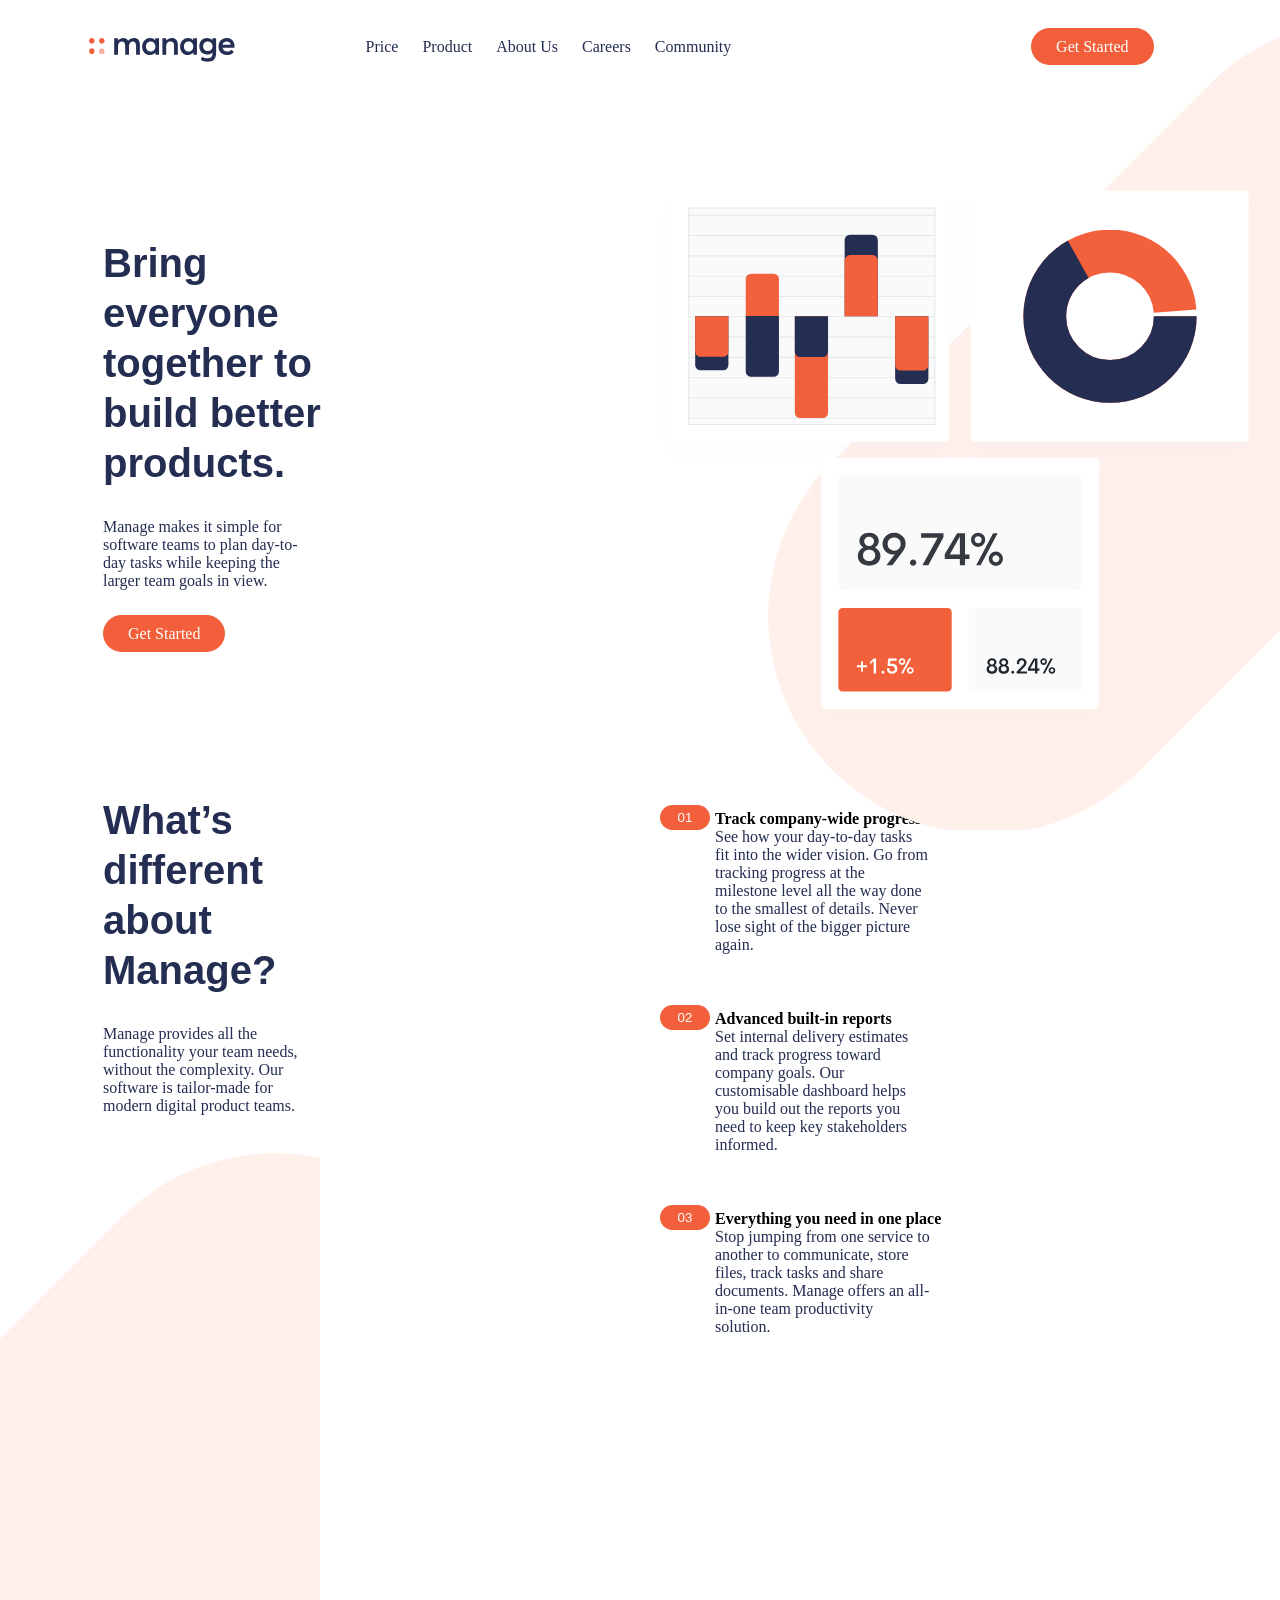
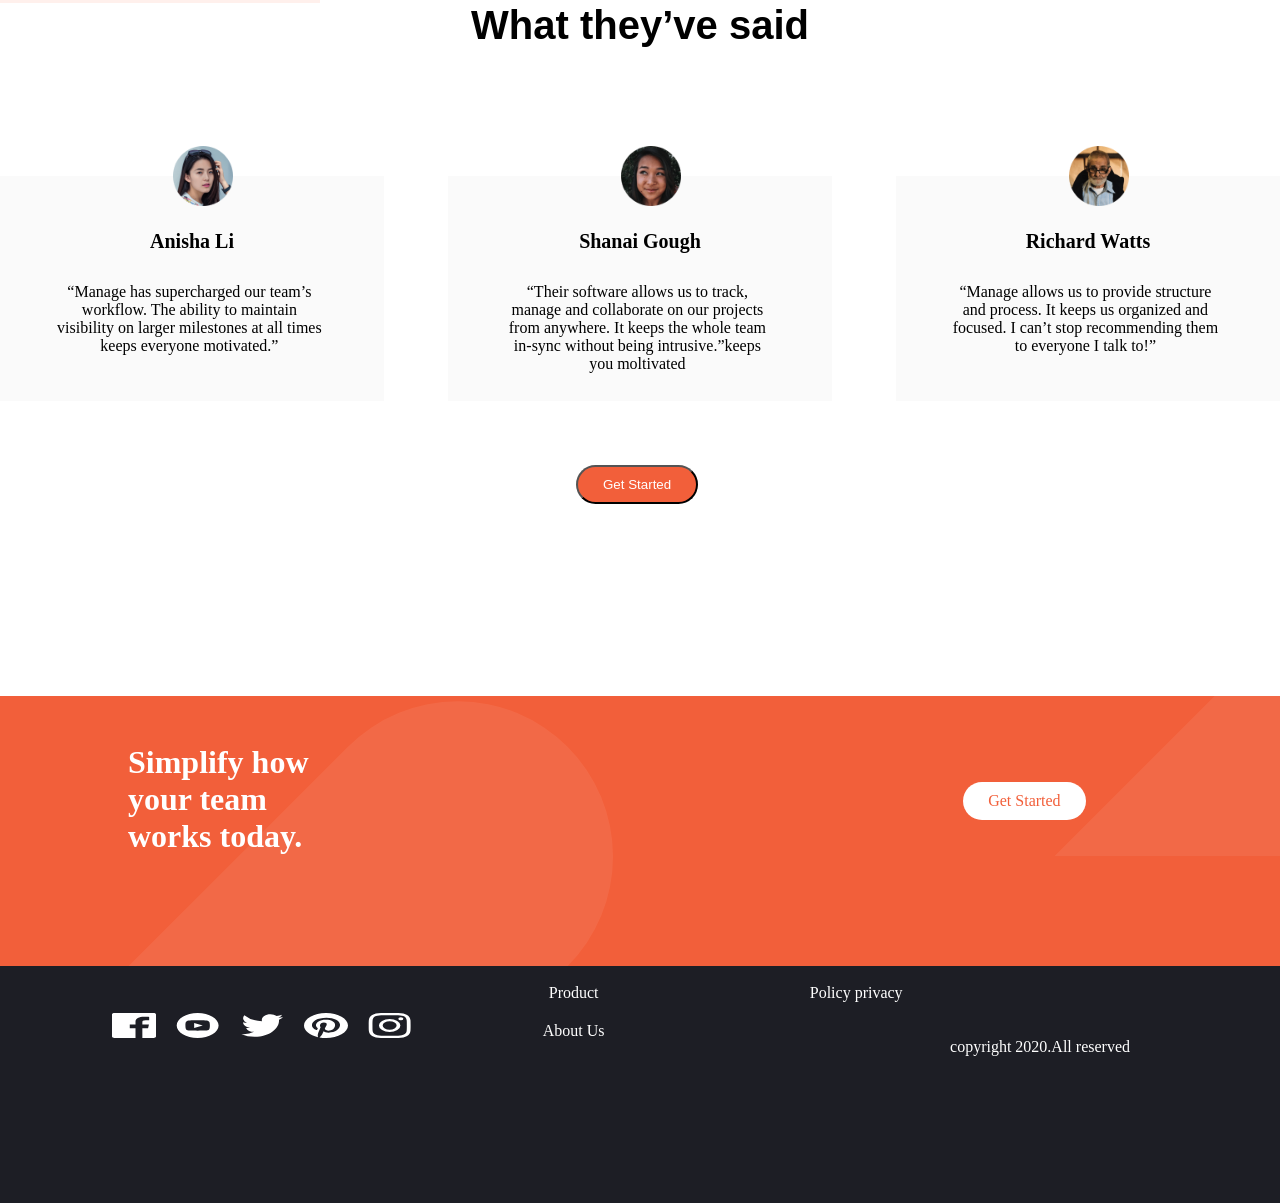
<file: index.html>
<!DOCTYPE html>
<html lang="en">
<head>
  <meta charset="UTF-8">
  <meta name="viewport" content="width=device-width, initial-scale=1.0">
  <link rel="stylesheet" href="style.css">
  <title>Manage-landing-page</title>
  <base href="manage-landing-page-master/images/">
</head>
<body>
  <header>
    <div>
      <img src="logo.svg">
    </div>
    <div class="a">
      <a href="#"> Price</a>
      <a href="#"> Product</a>
      <a href="#">About Us</a>
      <a href="#"> Careers</a>
      <a href="#"> Community</a>
    </div>
    <div class="b">
      <a href="#" class="headerA" style="cursor: pointer">Get Started</a>
    </div>
  </header>
  <img src="icon-hamburger.svg" id="hamburger">
  <div id="mobile">
	<div>
		<a href="#"> Price</a>
		<a href="#"> Product</a>
		<a href="#">About Us</a>
		<a href="#"> Careers</a>
		<a href="#"> Community</a>
	</div>
  </div>
  <div class="bg-tablet-pattern"></div>
  <div id="container">
    <div class="container">
      <div>
        <h1> Bring everyone together to build better products.</h1>
        <p>Manage makes it simple for software teams to plan day-to-day 
          tasks while keeping the larger team goals in view.</p>
        <a href="#" class="headerA">Get Started</a>
      </div>
    </div>
    <div class="content"></div>
  </div>
  <main>
    <div id="sub-container">
      <div>
        <h1>What’s different about Manage?</h1>
        <p> Manage provides all the functionality your team needs,  without 
          the complexity. Our software is tailor-made for modern digital 
          product teams. </p>
      </div>
      <div></div>
    </div>
    <div class="sub-container">
      <div>
        <button> 01</button>
        <div id="track">
          <h4> Track company-wide progress</h4>
          <p>See how your day-to-day tasks fit into the wider vision. Go from 
            tracking progress at the milestone level all the way done to the 
            smallest of details. Never lose sight of the bigger picture again.</p>
          </div>
      </div>
      <div>
        <button>02</button>
        <div id="track">
          <h4>Advanced built-in reports</h4> 
          <p> Set internal delivery estimates and track progress toward company 
            goals. Our customisable dashboard helps you build out the reports 
            you need to keep key stakeholders informed.</p>
        </div>
      </div>
      <div>
        <button>03</button>
        <div id="track">
          <h4>Everything you need in one place</h4>
          <p>  Stop jumping from one service to another to communicate, store files, 
            track tasks and share documents. Manage offers an all-in-one team 
            productivity solution.</p>
        </div>
      </div>
    </div>
  </main>
  <div class="second-img"></div>
  <h3>What they’ve said</h3>
  <div id="wrapper">
    <div>
      <img src="avatar-anisha.png">
      <section> Anisha Li</section>
      <p> “Manage has supercharged our team’s workflow. The ability to  maintain 
        visibility on larger milestones at all times keeps everyone motivated.”</p>
    </div>
    <div>
      <img src="avatar-ali.png">
      <section>Shanai Gough</section>
      <p>“Their software allows us to track, manage and collaborate on our projects 
        from anywhere. It keeps the whole team in-sync without being intrusive.”keeps you moltivated</p>
    </div>
    <div>
      <img src="avatar-richard.png">
      <section> Richard Watts</section>
      <p>“Manage allows us to provide structure and process. It keeps us organized 
        and focused. I can’t stop recommending them to everyone I talk to!”
      </p>
    </div>
  </div>
  <button class="headerr">Get Started</button>
  <div class="wrapper">
    <div class="wrappertext">
      <h1>Simplify how your team works today.</h1>
    </div>
    <div class= "wrapperimage">
      <a href="#" class="headerl">Get Started</a>
    </div>
  </div>
  <footer>
    <div id="footer">
      <div class="footer1">
        <div>
          <img src="logo1.svg" width="250px" >
        </div>
        <div class="icon">
          <img src="icon-facebook.svg">
          <img src="icon-youtube.svg">
          <img src="icon-twitter.svg">
          <img src="icon-pinterest.svg">
          <img src="icon-instagram.svg">
        </div>
      </div>

      <div id="footer2">
        <a href=""> Home</a>
        <a href=""> Price</a>
        <a href=""> Product</a>
        <a href="">About Us</a>
      </div>
      <div id="footer2">
        <a href=""> Career</a>
        <a href=""> Community</a>
        <a href=""> Policy privacy</a>
      </div>
      <div class="footer3">
        <input type="text" placeholder="Updates in your box">
        <button>Go</button>
      </div>
    </div>
    <p>copyright 2020.All reserved</p>
  </footer>
  <script>
	const hamburger = document.getElementById("hamburger");
	const container = document.getElementById("mobile");
	hamburger.onclick = function() {
		if(container.style.display === "none"){
			container.style.display = "block";
			hamburger.src = "icon-close.svg";
		}else{
			container.style.display = "none";
			hamburger.src = "icon-hamburger.svg";
		}
	};
  </script>
</body>
</html>
</file>
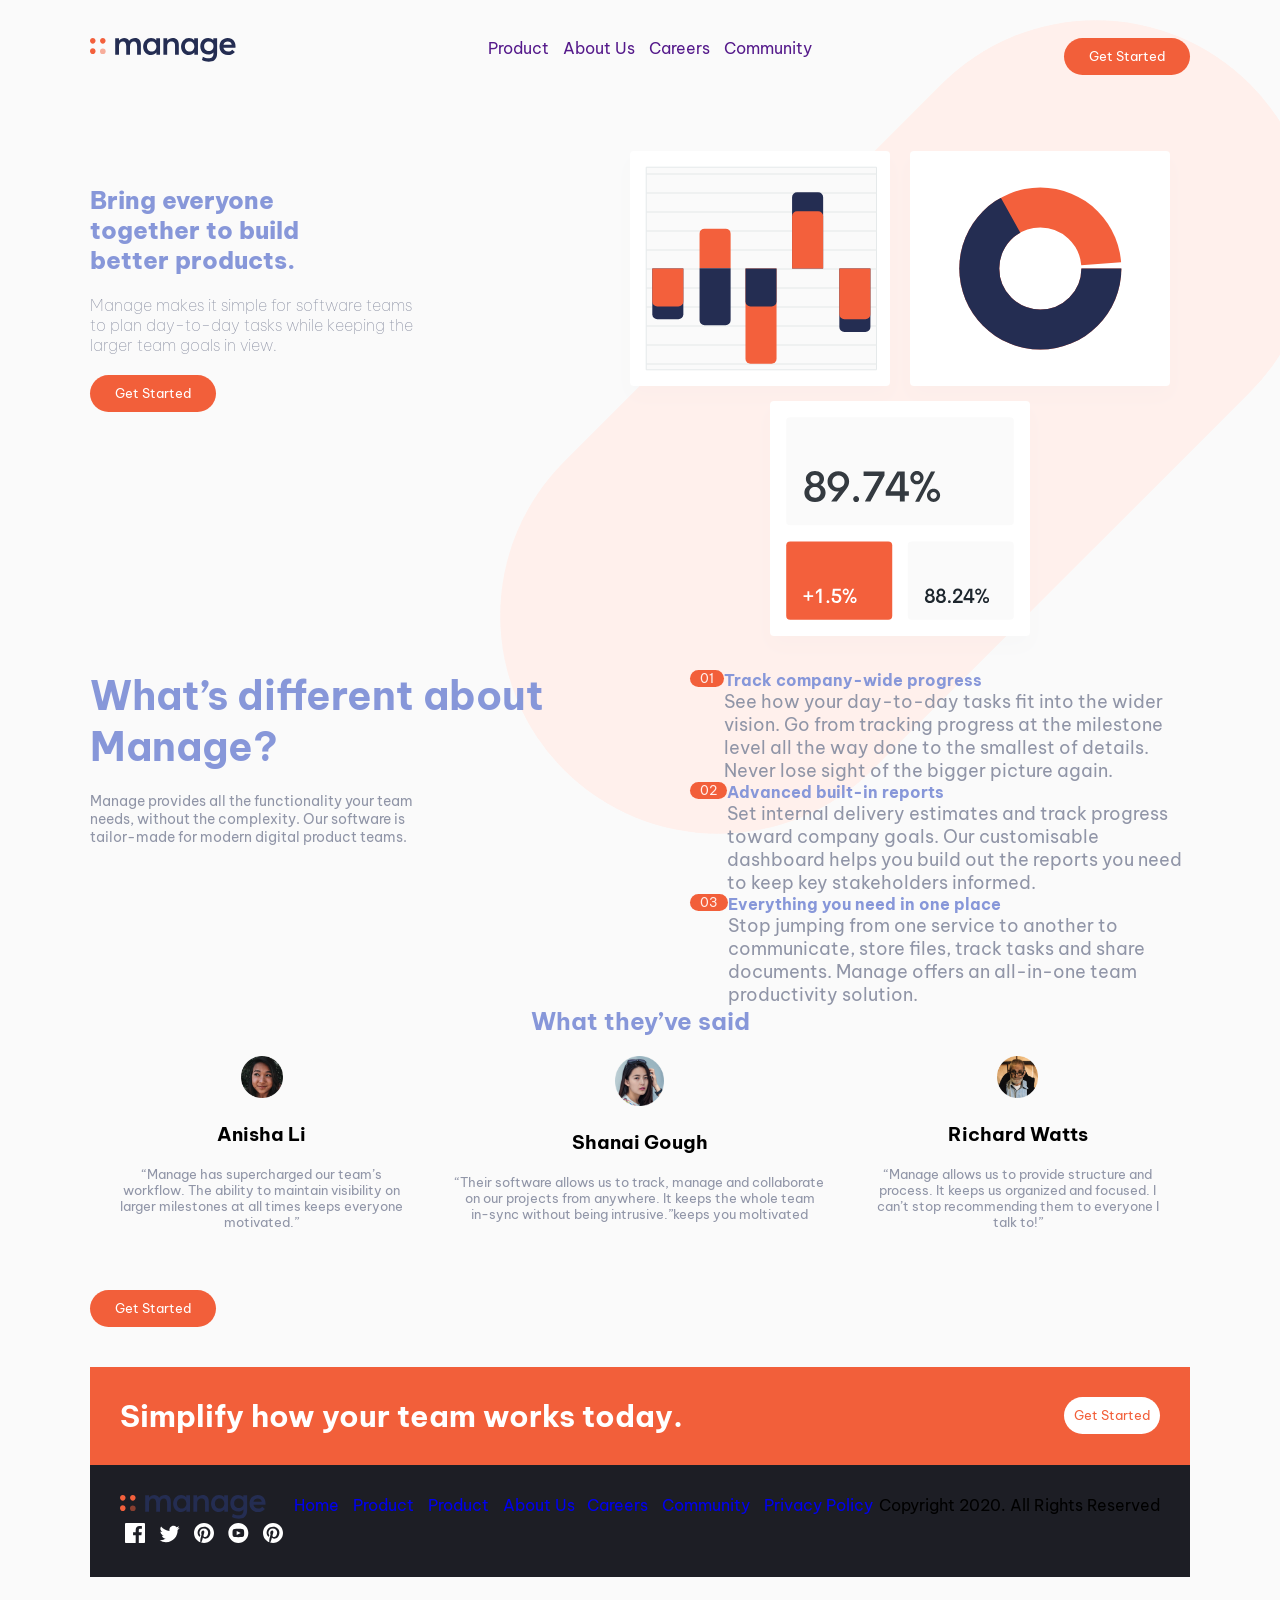
<file: manage-landing-page-master/index.html>
<!DOCTYPE html>
<html lang="en">
<head>
  <meta charset="UTF-8">
  <meta name="viewport" content="width=device-width, initial-scale=1.0"> <!-- displays site properly based on user's device -->

  <link rel="icon" type="image/png" sizes="32x32" href="./images/favicon-32x32.png">
  <link rel="stylesheet" href="style.css"/>
  <title>Frontend Mentor | Manage landing page</title>

  <!-- Feel free to remove these styles or customise in your own stylesheet 👍 -->
  <style>
    .attribution { font-size: 11px; text-align: center; }
    .attribution a { color: hsl(228, 45%, 44%); }
  </style>
</head>
<body>

  <section class="manage">
    <header>
      <div class="flex">
          <img src="images/logo.svg">
        <nav>
          <ul>
            <a href=""> Product</a>
            <a href="">About Us</a>
            <a href=""> Careers</a>
            <a href=""> Community</a>
           
          </ul>
        </nav>
        <button class="button">Get Started</button>
      </div>

      <div class="flex Bring">
        <div class="collaborate">
          <h1> Bring everyone together to build better products.</h1>
          <p>
            Manage makes it simple for software teams to plan day-to-day 
            tasks while keeping the larger team goals in view.
          </p>
          <button class="button"> Get Started</button>
        </div>
        <div class="intro">
          <img src="images/illustration-intro.svg" id="imgs">
        </div>
      </div>
    
      

    </header> 

    <main class="About" >
      <div class="flex"  id="funtional">
        <div class="Our-software">
          <h1>What’s different about Manage?</h1>
          <p> Manage provides all the functionality your team needs, without 
            the complexity. Our software is tailor-made for modern digital 
            product teams. </p>
        </div>

        <div class="Track">
          <div class="flex">
            <button> 01</button>
          <div id="company">
            <h4> Track company-wide progress</h4>
            <p>See how your day-to-day tasks fit into the wider vision. Go from 
              tracking progress at the milestone level all the way done to the 
              smallest of details. Never lose sight of the bigger picture again.</p>
          </div>
           
          </div>

          <div class="flex">
            <button>02</button>
          <div id="company">
            <h4>Advanced built-in reports</h4> 
            <p> Set internal delivery estimates and track progress toward company 
              goals. Our customisable dashboard helps you build out the reports 
              you need to keep key stakeholders informed.</p>
          </div>
          </div>

          <div class="flex">
            <button>03</button>
          <div id="company">
            <h4>Everything you need in one place</h4>
            <p>  Stop jumping from one service to another to communicate, store files, 
              track tasks and share documents. Manage offers an all-in-one team 
              productivity solution.</p>
          </div>
           
          </div>
        </div>
        
        
      </div>

      <div>
        <h1 class="what"> What they’ve said</h1>
        <div class="flex" id="Testimonies">
          <div>
            <img src="images/avatar-ali.png">
          <div class="color">
            <h3> Anisha Li</h3>
            <p> “Manage has supercharged our team’s workflow. The ability to maintain 
              visibility on larger milestones at all times keeps everyone motivated.”</p>
          </div>
            
          </div>
          <div>
            <img src="images/avatar-anisha.png">
            <div class="color">
              <h3> Shanai Gough</h3>
              <p>             
                “Their software allows us to track, manage and collaborate on our projects 
                from anywhere. It keeps the whole team in-sync without being intrusive.”keeps you moltivated</p>
            </div>
           
          </div>
          <div>
            <img src="images/avatar-richard.png">

            <div class="color">
              <h3> Richard Watts</h3>
              <p>
                “Manage allows us to provide structure and process. It keeps us organized 
                and focused. I can’t stop recommending them to everyone I talk to!”
              </p>
            </div>
         
          </div>
        </div>
        <button class="button start" > Get Started </button>
       

      </div>
    </main>

    <section id="Simplify">
      <div class="flex">
        <h1> Simplify how your team works today.</h1>
        <button>  Get Started</button>
      </div>
    </section>



    <footer>
      <article class="flex">
        <div>
          <img src="images/logo.svg">
          <nav>
            <ul>
              <a href="/"><img src="images/icon-facebook.svg" > </a>
              <a href="/"><img src="images/icon-twitter.svg" ></a>
              <a href="/"> <img src="images/icon-pinterest.svg" ></a>
              <a href="/"> <img src="images/icon-youtube.svg" > </a>
              <a href="/"> <img src="images/icon-pinterest.svg" > </a>
            
            </ul>
          </nav>
        </div>
  
  
        <div>
          <nav>
            <ul>
              <a href="/">  Home</a>
              <a href="/"> Product</a>
              <a href="/"> Product</a>
              <a href="/">About Us</a>
            </ul>
          </nav>
        </div>

        <div>
          <nav>
            <ul>
              <a href="/"> Careers</a>
              <a href="/"> Community</a>
              <a href="/">Privacy Policy</a>
            </ul>
          </nav>
        </div>
  
        
    
        <div>
          <p>Copyright 2020. All Rights Reserved</p>
        </div>
      
      </article>
     
     
    </footer>
  </section>

  
 
 

  
  

   

  
  <div class="attribution">
    Challenge by <a href="https://www.frontendmentor.io?ref=challenge" target="_blank">Frontend Mentor</a>. 
    Coded by <a href="#">Your Name Here</a>.
  </div>
</body>
</html>
</file>
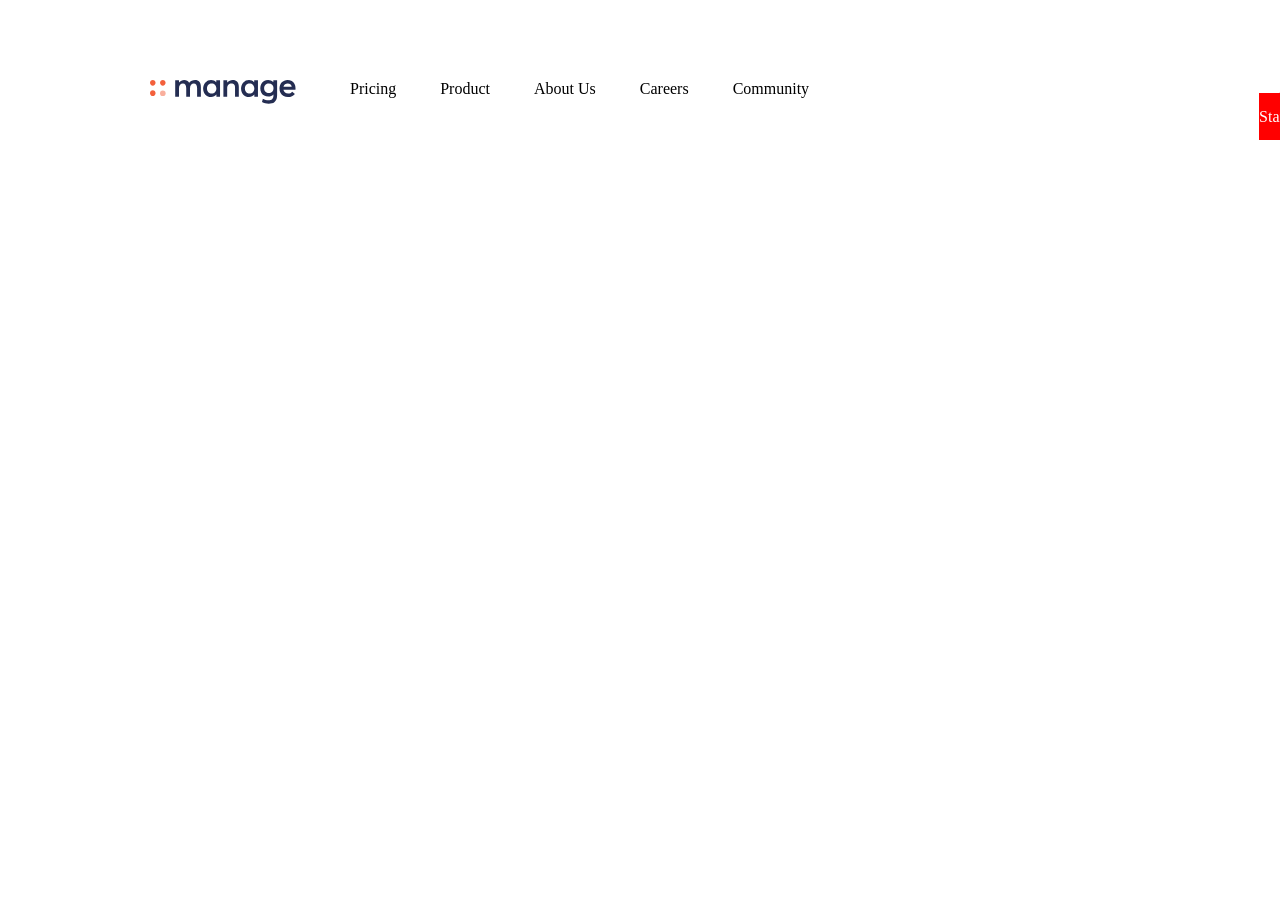
<file: manage-landing-page-master/manage-landing.html>
<!DOCTYPE html>
<html>
  <head>
    <title>manage-landing</title>
    <link href="manage-landing.css" rel="stylesheet">
  </head>
  <body>
    <header>
      <img src="images/logo.svg">
      <div>
        <a href="#">Pricing</a>
        <a href="#">Product</a>
        <a href="#">About Us</a>
        <a href="#">Careers</a>
        <a href="#">Community</a>
		<div><a class="get" href="#">Get Started</a></div>
      </div>
    </header>
    
	<!--<img class="tablet" src="bg-tablet-pattern.svg">
    <div id="container">
      <div>
        <h1>Bring everyone</h1>
        <h1>together to build</h1>
        <h1>better products .</h1>
      </div>
    </div>-->
  </body>
</html>
</file>
<file: style.css>
*{
  padding: 0;
  margin: 0;
  box-sizing: border-box;
}
header{
  display: flex;
  flex-direction: row;
  height: 15vh;
  width: 100%;
  align-items: center;
}
.bg-tablet-pattern{
  background-image: url(manage-landing-page-master/bg-tablet-pattern.svg);
  position: absolute;
  background-repeat: no-repeat;
  width: 100%;
  height: 90vh;
  margin-left: 60%;
  margin-top: -9%;
}
.a{
  width: 80%;
}
header div{
  height: 10vh;
  width: 50%;
  margin-top: 30px;
}
header div img{
  margin-left: 25%;
}
header div a{
  text-decoration: none;
  margin: 10px;
  color: hsl(228, 39%, 23%);
}
header div .headerA{
  margin-left: 30%;
  background: hsl(12, 88%, 59%);
  padding: 10px 25px;
  color: white;
  border-radius: 30px;
}
header div .headerA:hover{
  cursor: pointer;
}
#container{
  display: flex;
  flex-direction: row;
  position: relative;
}
#container > div{
  width: 50%;
  height: 70vh;
  margin: 10px;
}
#container .content{
  background-image: url(manage-landing-page-master/images/illustration-intro.svg);
  background-position: center;
  background-size: contain;
  background-repeat: no-repeat;
}
#container .container div{
  margin-top: 15%;
}
#container .container div, main div div{
  margin-left: 15%;
}
#container .container div h1, main div div h1{
  width: 45%;
  font-size: 40px;
  line-height: 50px;
  font-family: Arial, Helvetica, sans-serif;
  margin-bottom: 30px;
  color: hsl(228, 39%, 23%);
}
#container .container div p, main div div p{
  width: 38%;
  color: hsl(228, 39%, 23%);
  margin-bottom: 35px;
}
#container .container div .headerA{
  background: hsl(12, 88%, 59%);
  padding: 10px 25px;
  color: white;
  text-decoration: none;
  border-radius: 30px;
}
main{
  display: flex;
  flex-direction: row;
}
main > div{
  width:50%;
  height: 60vh;
  margin:10px;
}
main #sub-container{
  display: flex;
  flex-direction: column;
}
main .sub-container{
  display: flex;
  flex-direction: column;
}
main .sub-container > div{
  width:100%;
  margin: 10px;
  height: 20vh;
}
main .sub-container div button{
  width: 50px;
  background: hsl(12, 88%, 59%);
  border: none;
  border-radius: 30px;
  height: 25px;
  color: white;
  cursor: pointer;
}
main .sub-container div #track{
  margin: 0;
  margin-left: 55px;
  padding: 0;
  margin-top: -20px;
}
#company h4{
  margin-bottom: 20px;
}
.second-img{
  width: 50%;
  height: 50vh;
  background-image: url(manage-landing-page-master/bg-tablet-pattern.svg);
  margin-left: -10%;
  margin-top: -15%;
  margin-left: -25%;
}
h3{
  text-align: center;
  font-size: 40px;
  font-family: Arial, Helvetica, sans-serif;
}
#wrapper{
  display: flex;
  flex-direction: row;
  justify-content: space-between;
  margin-top: 10%;
  margin-bottom: 5%;
}
#wrapper div{
  width: 30%;
  height: 25vh;
  background: hsl(0, 0%, 98%);
}
#wrapper div img{
  width: 60px;
  margin-top: -30px;
  margin-left: 45%;
}
#wrapper div section{
  text-align: center;
  font-size: 20px;
  font-weight: bold;
  margin-top: 20px;
  margin-bottom: 30px;
}
#wrapper div p{
  width: 70%;
  margin-left: 55px;
  text-align: center;
}
.headerr{
  background: hsl(12, 88%, 59%);
  padding: 10px 25px;
  color: white;
  text-decoration: none;
  border-radius: 30px;
  margin-left: 45%;
  margin-bottom: 15%;
}
.wrapper{
  width: 100%;
  height: 30vh;
  background-color: hsl(12, 88%, 59%);
  position: absolute;
  display: flex;
  flex-direction: row;
}
.wrapper div{
  width: 50%;
}
.wrapper .wrappertext h1{
  margin-top: 24%;
  width: 40%;
  color: white;
}
.wrapper .wrappertext{
  background-image: url(manage-landing-page-master/images/bg-simplify-section-desktop.svg);
  margin-top: -90px;
  margin-left: 10%;

}
.wrapper .wrapperimage{
  background-image: url(manage-landing-page-master/images/bg-simplify-section-desktop.svg);
  background-position: 350px -200px;
  background-repeat: no-repeat;
  position: relative;
}
.wrapper .wrapperimage .headerl{
  background: white;
  padding: 10px 25px;
  color: hsl(12, 88%, 59%);
  text-decoration: none;
  border-radius: 30px;
  margin-left: 45%;
  margin-top: 15%;
  position: absolute;
}
footer{
  width: 100%;
  height: 35vh;
  background-color: hsl(233, 12%, 13%);
  margin-top: 15%;
}
#footer{
  display: flex;
  flex-direction: row;
  justify-content: space-evenly;
}
#footer > div{
  width: 25%;
  height: 20vh;
  margin: 10px;
}
footer #footer > .footer1{
  display: flex;
  flex-direction: column;
  margin-left: 8%;
}
footer #footer .footer1 > div{
  width: 100%;
  height: 50vh;
}
.icon{
  display: flex;
  flex-direction: row;
  margin-top: 30px;
}
.icon > img{
  width: 50px;
  height: 25px;
  margin: 10px;
  cursor: pointer;
}
#footer2{
  display: flex;
  flex-direction: column;
  align-items: center;
}
#footer2 a{
  text-decoration: none;
  margin: 10px;
  color: white;
}
#footer2 a:hover{
  color: hsl(12, 88%, 59%);
}
.footer3{
  display: flex;
  flex-direction: row;
}
.footer3 input{
  width: 50%;
  height: 35px;
  border-radius: 100px;
}
.footer3 button{
  background-color: hsl(12, 88%, 59%);
  color: white;
  padding: 5px 10px;
  border-radius: 50px;
  height: 30px;
  margin-left: 10px;
  border: none;
  cursor: pointer;
}
footer p{
  float: right;
  color: white;
  margin-right: 150px;
  margin-top: -50px;
}
a{
  cursor:pointer;
}
#hamburger{
	display:none;
}
#mobile{
  display:none;
  position:absolute;
}
#mobile div{
  width:80%;
  display:flex;
  flex-direction:column;
  height:50vh;
  background: white;
  margin:auto;
  align-items:center;
}
#mobile div a{
  text-decoration:none;
  margin:10px;
  color: black;
  font-size:20px;
  font-weight:bold;
  margin-top:30px;
 }
@media screen and (max-width:900px){
  header .a, header .b{
    display: none;
  }
  #container{
    display: flex;
    flex-direction: column-reverse;
  }
  #container > div{
    width: 95%;
  }
  #container .container div{
    margin: auto;
  }
  #container .container div h1{
    width: 95%;
    text-align: center;
  }
  #container .container div p{
    text-align: center;
    width: 65%;
    margin-left: 12%;
  }
  #container .container div .headerA{
    margin-left: 30%;
  }
  main{
    display: flex;
    flex-direction: column;
    width: 98%;
  }
  main #sub-container{
    width: 98%;
  }
  main #sub-container div{
    display: flex;
    flex-direction: column;
    width: 100%;
  }
  main #sub-container div h1{
    width: 80%;
    text-align: center;
  }
  main #sub-container div p{
    width: 70%;
    text-align: center;
  }
  main .sub-container{
    display: flex;
    flex-direction: column;
    width: 95%;
  }
  main .sub-container div{
    width:90%;
    margin: 10px;
    height: 25vh;
  }
  main .sub-container div #track p{
    width: 80%;
  }
  h3{
    text-align: center;
  }
  #wrapper{
    display: flex;
    flex-direction: column;
	width:95%;
  }
  #wrapper div{
    width: 80%;
    margin: 25px;
	height:35vh;
  }
  .wrapper{
    display: flex;
    flex-direction: column;
    height: 50vh;
	width:95%;
  }
  .wrapper div{
    width: 99%;
    height: 30vh;
  }
  .wrapper .wrappertext h1{
    width: 50%;
    text-align: center;
    margin-left: 15%;
    margin-top: 40%;
  }
  .wrapper .wrapperimage .headerl{
    margin-top: 20%;
    margin-left: 35%;
  }
  footer{
    margin-top: 85%;
    width: 98%;
	height:80vh;
  }
  footer #footer{
	  display:flex;
	  flex-direction:column-reverse;
	  width:100%;
  }
  footer #footer div{
	  width:95%;
  }
  .footer3{
	  width:97%;
  }
  footer #footer .footer3 input{
	  margin-left:30px;
	  margin-top:10%;
  }
  footer #footer .footer3 button{
	  width:100px;
	  margin-top:10%;
  }
  #hamburger{
	  display:block;
	  float:right;
	  margin-top:-80px;
	  margin-right:50px;
	  cursor:pointer;
  }
  .bg-tablet-pattern{
	  display:none;
  }
  .headerr{
	  margin-left:35%;
	  border:none;
  }
}
</file>
<file: manage-landing-page-master/style.css>
@import url('https://fonts.googleapis.com/css2?family=Be+Vietnam+Pro:wght@400;500;700&display=swap');

*{
    margin:0px;
    padding: 0px;
    box-sizing: border-box;
    font-family:"Be Vietnam Pro", sans-serif;
}

body{
    background-color: hsl(0, 0%, 98%);
    background-image: url("images/bg-tablet-pattern.svg");
    background-position: 500px 20px;
    background-repeat: no-repeat;
    /* z-index: inherit; */
}

.flex{
    display: -webkit-box;
    display: flex;
    justify-content: space-between;
    align-items: flex-start;
}

nav a{
    text-decoration: none;
    padding: 5px;
}

.manage{
    margin: 3% 7%;
}

.button{
    padding: 10px 25px ;
    border-radius: 20px;
    border: none;
    color: #fff;
    background-color: hsl(12, 88%, 59%);
    cursor: pointer;
}

.About{
    width: 100%;
}

.Track button{
    padding: 0px 10px;
    background-color:  hsl(12, 88%, 59%);
    color:hsl(13, 100%, 96%);
    border: none;
    border-radius: 10px;
}

.Our-software h1{
   font-size: 2.5rem;
}

.Our-software p{
    font-size: 0.9rem;
    width:60%;
    margin-top: 20px;
}
.Track{
    max-width: 500px;
}

 h4, h1{
    color:hsl(228, 52%, 69%)
 }

.collaborate{
    margin-top: 4%;
}

.Bring{
    margin-top: 6%;
}

.collaborate h1{
    font-weight: 800;
    margin-bottom: 20px;
    width: 50%;
}

.collaborate p{
    font-weight: 100;
    margin-bottom: 20px;
    width: 65%;
    color:hsl(227, 12%, 61%);
}

#company p {
    font-size: 1.1rem;
}

.About p{
    color:hsl(227, 12%, 61%)
}

#Testimonies{
    text-align: center;
    background-color: hsl(227, 12%, 61%);
    background-color:hsl(0, 0%, 98%);
    margin: 40px 0px;
}  

#Testimonies img{
    width: 12%; 
    position: relative; 
    bottom: 20px; 
}
  

#Testimonies p{
    font-size: 0.8rem;
    padding: 20px;
}

#Testimonies > div{
    /* margin: 20px; */

}
#super{
    margin: 50px;
}

#Simplify{
    background-color: hsl(12, 88%, 59%);
    padding: 30px;
    margin: 40px 0px 0px 0px;
}

.what{
    text-align: center;
    /* margin: auto; */
}

.start{
   
}

#Simplify h1{
    color:#fff;
    font-size: 1.9rem;
}

#Simplify button{
    padding: 10px;
    background-color: #fff;
    color: hsl(12, 88%, 59%);
    border: none;
    border-radius: 20px;
   
}

footer{
    background-color:  hsl(233, 12%, 13%);
    padding: 30px;
}
</file>
<file: manage-landing-page-master/manage-landing.css>
*{
  padding: 0;
  margin: 0;
  box-sizing: border-box;
}
header img{
  margin-top: 80px;
  margin-left: 150px;
  margin-bottom:-10px;
}
header div{
 display:inline-block;
 padding:30px;
}
header div a{
  margin: 20px;
  text-decoration: none;
  color: black;
}
header div div {
	float:right;
	margin-left:400px;
	margin-top:-20px;
	position:absolute;
} 
.get{
  background: red;
  
  height: 45px;
  padding: 15px;
  border-radius: 30px;
  color: white;
}
/*#container{
  display: flex;
  flex-direction: row;
  margin-top: 100px;
}
#container div{
  margin-left: 150px;
  font-size: 30px;
  font-family: arial;
}
.tablet{
  float: right;
  margin-top: -150px;
}*/
</file>
